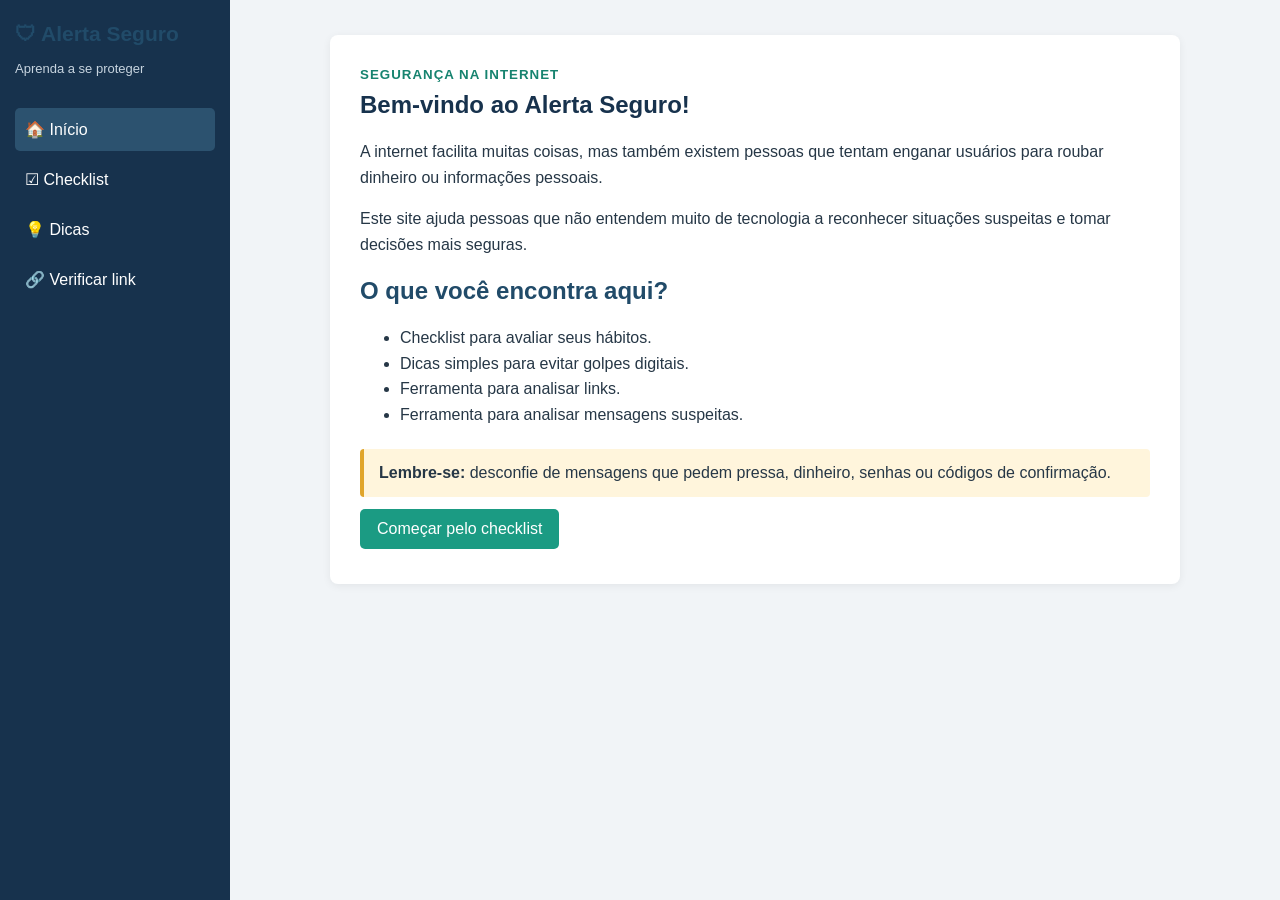
<file: alerta_seguro/html/index.html>
<!DOCTYPE html>
<html lang="pt-BR">

<head>
    <meta charset="UTF-8">
    <meta name="viewport" content="width=device-width,initial-scale=1">
    <title>Alerta Seguro - Início</title>
    <link rel="stylesheet" href="../css/style.css">
    <script src="../js/script.js" defer></script>
</head>

<body>
    <aside class="menu">
        <h2>🛡 Alerta Seguro</h2>
        <p>Aprenda a se proteger</p>
        <nav><a class="ativo" href="index.html">🏠 Início</a><a href="checklist.html">☑ Checklist</a><a
                href="dicas.html">💡 Dicas</a><a href="verificar-link.html">🔗 Verificar link</a>
    </aside>
    <main class="conteudo">
        <section class="cartao"><small>SEGURANÇA NA INTERNET</small>
            <h1>Bem-vindo ao Alerta Seguro!</h1>
            <p>A internet facilita muitas coisas, mas também existem pessoas que tentam enganar usuários para roubar
                dinheiro ou informações pessoais.</p>
            <p>Este site ajuda pessoas que não entendem muito de tecnologia a reconhecer situações suspeitas e tomar
                decisões mais seguras.</p>
            <h2>O que você encontra aqui?</h2>
            <ul>
                <li>Checklist para avaliar seus hábitos.</li>
                <li>Dicas simples para evitar golpes digitais.</li>
                <li>Ferramenta para analisar links.</li>
                <li>Ferramenta para analisar mensagens suspeitas.</li>
            </ul>
            <div class="aviso"><b>Lembre-se:</b> desconfie de mensagens que pedem pressa, dinheiro, senhas ou códigos de
                confirmação.</div><a class="botao" href="checklist.html">Começar pelo checklist</a>
        </section>
    </main>
</body>

</html>
</file>
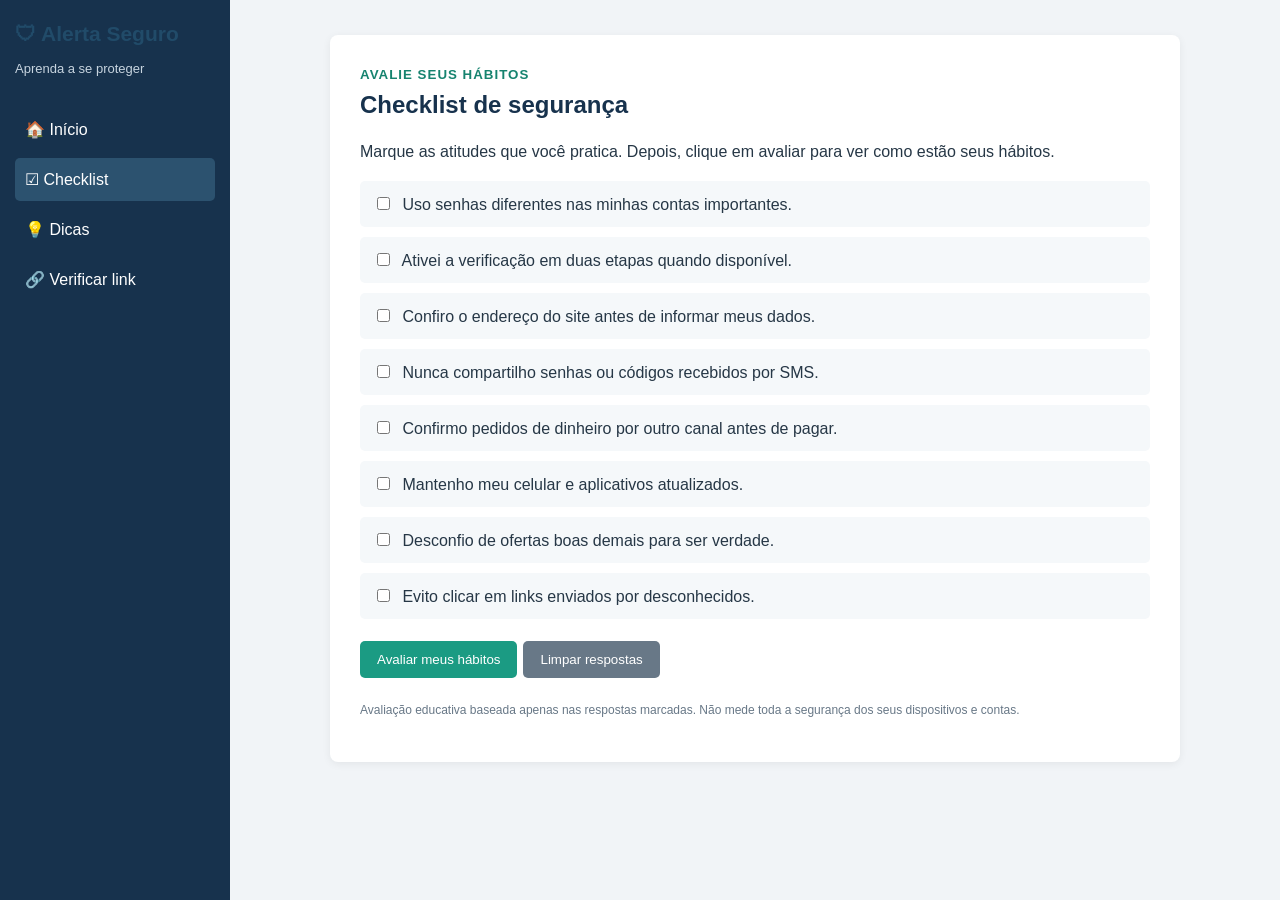
<file: alerta_seguro/html/checklist.html>
<!DOCTYPE html>
<html lang="pt-BR">

<head>
    <meta charset="UTF-8">
    <meta name="viewport" content="width=device-width,initial-scale=1">
    <title>Alerta Seguro - Checklist</title>
    <link rel="stylesheet" href="../css/style.css">
    <script src="../js/script.js" defer></script>
</head>

<body>
    <aside class="menu">
        <h2>🛡 Alerta Seguro</h2>
        <p>Aprenda a se proteger</p>
        <nav><a href="index.html">🏠 Início</a><a class="ativo" href="checklist.html">☑ Checklist</a><a
                href="dicas.html">💡 Dicas</a><a href="verificar-link.html">🔗 Verificar link</a>
    </aside>
    <main class="conteudo">
        <section class="cartao"><small>AVALIE SEUS HÁBITOS</small>
            <h1>Checklist de segurança</h1>
            <p>Marque as atitudes que você pratica. Depois, clique em avaliar para ver como estão seus hábitos.</p>
            <form id="formChecklist"><label class="item"><input type="checkbox" class="item-seguranca"> Uso senhas
                    diferentes nas minhas contas importantes.</label><label class="item"><input type="checkbox"
                        class="item-seguranca"> Ativei a verificação em duas etapas quando disponível.</label><label
                    class="item"><input type="checkbox" class="item-seguranca"> Confiro o endereço do site antes de
                    informar meus dados.</label><label class="item"><input type="checkbox" class="item-seguranca"> Nunca
                    compartilho senhas ou códigos recebidos por SMS.</label><label class="item"><input type="checkbox"
                        class="item-seguranca"> Confirmo pedidos de dinheiro por outro canal antes de
                    pagar.</label><label class="item"><input type="checkbox" class="item-seguranca"> Mantenho meu
                    celular e aplicativos atualizados.</label><label class="item"><input type="checkbox"
                        class="item-seguranca"> Desconfio de ofertas boas demais para ser verdade.</label><label
                    class="item"><input type="checkbox" class="item-seguranca"> Evito clicar em links enviados por
                    desconhecidos.</label><button type="button" class="botao" id="avaliarChecklist">Avaliar meus
                    hábitos</button><button type="reset" class="botao cinza">Limpar respostas</button></form>
            <div id="resultadoChecklist" class="resultado" aria-live="polite"></div>
            <p class="nota">Avaliação educativa baseada apenas nas respostas marcadas. Não mede toda a segurança dos
                seus dispositivos e contas.</p>
        </section>
    </main>
</body>

</html>
</file>
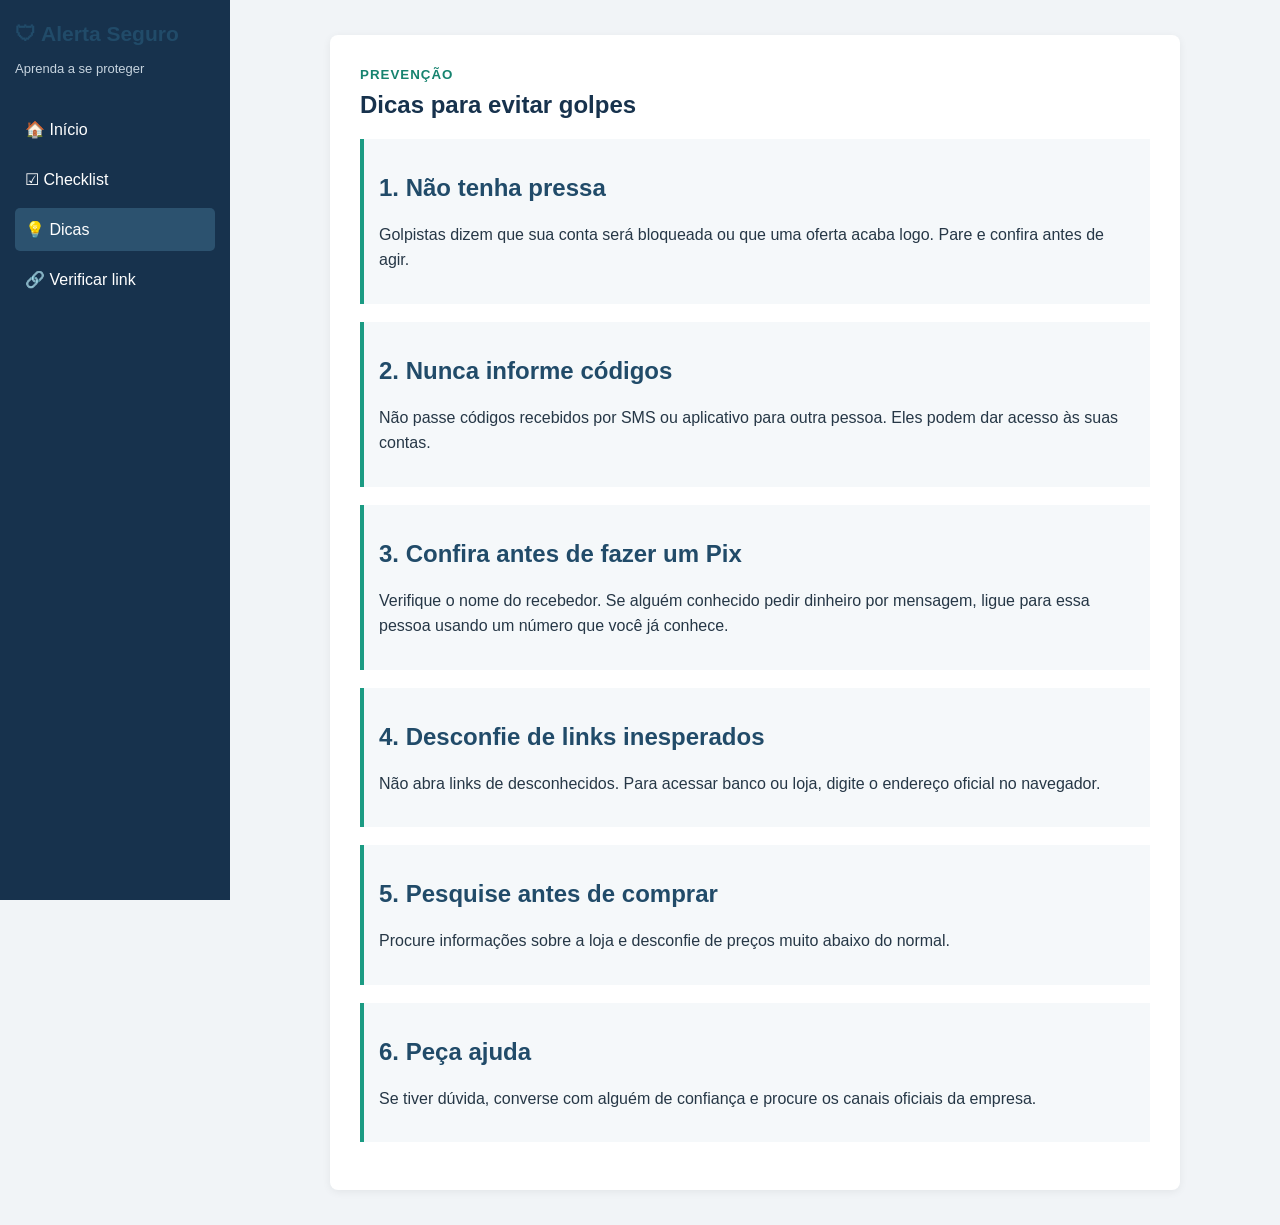
<file: alerta_seguro/html/dicas.html>
<!DOCTYPE html>
<html lang="pt-BR">

<head>
    <meta charset="UTF-8">
    <meta name="viewport" content="width=device-width,initial-scale=1">
    <title>Alerta Seguro - Dicas</title>
    <link rel="stylesheet" href="../css/style.css">
    <script src="../js/script.js" defer></script>
</head>

<body>
    <aside class="menu">
        <h2>🛡 Alerta Seguro</h2>
        <p>Aprenda a se proteger</p>
        <nav><a href="index.html">🏠 Início</a><a href="checklist.html">☑ Checklist</a><a class="ativo"
                href="dicas.html">💡 Dicas</a><a href="verificar-link.html">🔗 Verificar link</a>
    </aside>
    <main class="conteudo">
        <section class="cartao"><small>PREVENÇÃO</small>
            <h1>Dicas para evitar golpes</h1>
            <article class="dica">
                <h2>1. Não tenha pressa</h2>
                <p>Golpistas dizem que sua conta será bloqueada ou que uma oferta acaba logo. Pare e confira antes de
                    agir.</p>
            </article>
            <article class="dica">
                <h2>2. Nunca informe códigos</h2>
                <p>Não passe códigos recebidos por SMS ou aplicativo para outra pessoa. Eles podem dar acesso às suas
                    contas.</p>
            </article>
            <article class="dica">
                <h2>3. Confira antes de fazer um Pix</h2>
                <p>Verifique o nome do recebedor. Se alguém conhecido pedir dinheiro por mensagem, ligue para essa
                    pessoa usando um número que você já conhece.</p>
            </article>
            <article class="dica">
                <h2>4. Desconfie de links inesperados</h2>
                <p>Não abra links de desconhecidos. Para acessar banco ou loja, digite o endereço oficial no navegador.
                </p>
            </article>
            <article class="dica">
                <h2>5. Pesquise antes de comprar</h2>
                <p>Procure informações sobre a loja e desconfie de preços muito abaixo do normal.</p>
            </article>
            <article class="dica">
                <h2>6. Peça ajuda</h2>
                <p>Se tiver dúvida, converse com alguém de confiança e procure os canais oficiais da empresa.</p>
            </article>
        </section>
    </main>
</body>

</html>
</file>
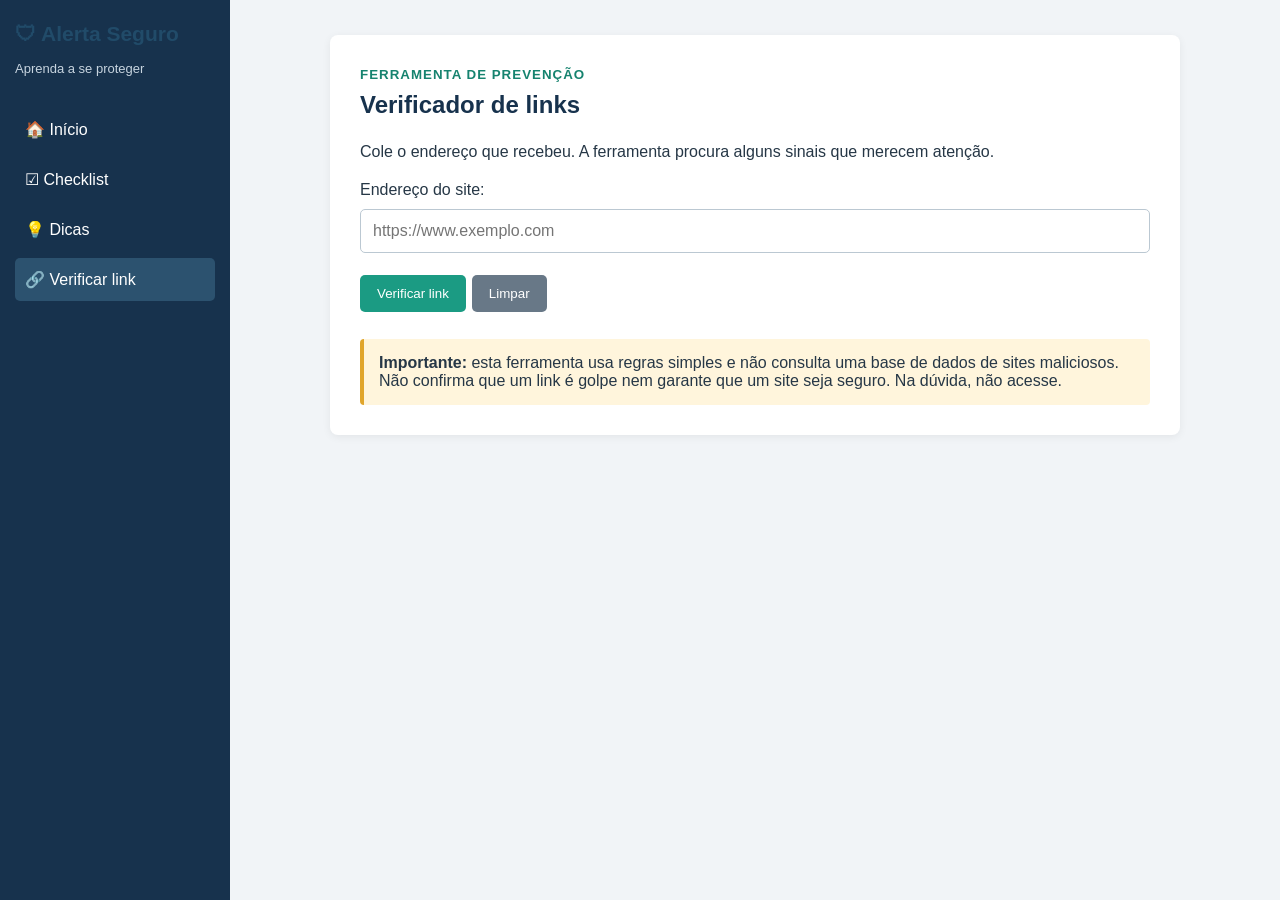
<file: alerta_seguro/html/verificar-link.html>
<!DOCTYPE html>
<html lang="pt-BR">

<head>
    <meta charset="UTF-8">
    <meta name="viewport" content="width=device-width,initial-scale=1">
    <title>Alerta Seguro - Verificar link</title>
    <link rel="stylesheet" href="../css/style.css">
    <script src="../js/script.js" defer></script>
</head>

<body>
    <aside class="menu">
        <h2>🛡 Alerta Seguro</h2>
        <p>Aprenda a se proteger</p>
        <nav><a href="index.html">🏠 Início</a><a href="checklist.html">☑ Checklist</a><a href="dicas.html">💡
                Dicas</a><a class="ativo" href="verificar-link.html">🔗 Verificar link</a>
    </aside>
    <main class="conteudo">
        <section class="cartao"><small>FERRAMENTA DE PREVENÇÃO</small>
            <h1>Verificador de links</h1>
            <p>Cole o endereço que recebeu. A ferramenta procura alguns sinais que merecem atenção.</p><label
                for="linkSuspeito">Endereço do site:</label><input class="campo" type="text" id="linkSuspeito"
                placeholder="https://www.exemplo.com"><button class="botao" id="verificarLinkBtn"
                type="button">Verificar link</button><button class="botao cinza" id="limparLinkBtn"
                type="button">Limpar</button>
            <div id="resultadoLink" class="resultado" aria-live="polite"></div>
            <div class="aviso"><b>Importante:</b> esta ferramenta usa regras simples e não consulta uma base de dados de
                sites maliciosos. Não confirma que um link é golpe nem garante que um site seja seguro. Na dúvida, não
                acesse.</div>
        </section>
    </main>
</body>

</html>
</file>
<file: alerta_seguro/css/style.css>
* {
    box-sizing: border-box;
}

body {
    margin: 0;
    font-family: Arial, sans-serif;
    background: #f1f4f7;
    color: #263746;
}

.menu {
    width: 230px;
    height: 100vh;
    position: fixed;
    left: 0;
    top: 0;
    padding: 22px 15px;
    background: #17324d;
    color: white;
}

.menu h2 {
    margin: 0;
    font-size: 21px;
}

.menu p {
    color: #c7d4df;
    font-size: 13px;
    margin-bottom: 28px;
}

.menu nav a {
    display: block;
    color: white;
    text-decoration: none;
    padding: 12px 10px;
    margin: 7px 0;
    border-radius: 5px;
}

.menu nav a:hover,
.menu nav a.ativo {
    background: #2c526f;
}

.conteudo {
    margin-left: 230px;
    padding: 35px;
}

.cartao {
    max-width: 850px;
    margin: 0 auto;
    padding: 30px;
    background: white;
    border-radius: 8px;
    box-shadow: 0 2px 8px #00000010;
}

h1 {
    color: #17324d;
    margin-top: 8px;
}

h2 {
    color: #214b69;
}

p,
li {
    line-height: 1.6;
}

small {
    color: #16836f;
    font-weight: bold;
    letter-spacing: 1px;
}

.botao {
    display: inline-block;
    padding: 11px 17px;
    margin: 12px 6px 5px 0;
    border: none;
    border-radius: 5px;
    background: #1b9b83;
    color: white;
    text-decoration: none;
    cursor: pointer;
}

.botao:hover {
    background: #147762;
}

.botao.cinza {
    background: #687887;
}

.aviso {
    margin-top: 22px;
    padding: 15px;
    background: #fff5dc;
    border-left: 4px solid #e0a52b;
    border-radius: 4px;
}

.dica {
    margin: 18px 0;
    padding: 15px;
    background: #f5f8fa;
    border-left: 4px solid #1b9b83;
}

.item {
    display: block;
    padding: 13px;
    margin: 10px 0;
    background: #f5f8fa;
    border-radius: 5px;
    cursor: pointer;
}

.item input {
    margin-right: 8px;
}

.campo {
    display: block;
    width: 100%;
    padding: 12px;
    margin: 10px 0;
    border: 1px solid #bbc8d2;
    border-radius: 5px;
    font: inherit;
}

textarea.campo {
    resize: vertical;
}

.resultado {
    display: none;
    padding: 15px;
    margin-top: 18px;
    border-radius: 5px;
}

.resultado h2 {
    margin-top: 0;
}

.resultado-perigo {
    display: block;
    background: #ffe7e7;
    color: #8d2020;
    border: 1px solid #e9baba;
}

.resultado-atencao {
    display: block;
    background: #fff4d9;
    color: #76520a;
    border: 1px solid #e8d29a;
}

.resultado-seguro {
    display: block;
    background: #e5f6eb;
    color: #205d37;
    border: 1px solid #b8dfc4;
}

.nota {
    color: #687887;
    font-size: 12px;
    margin-top: 18px;
}

@media (max-width: 700px) {
    .menu {
        width: 100%;
        height: auto;
        position: relative;
    }

    .menu nav {
        display: flex;
        flex-wrap: wrap;
    }

    .menu nav a {
        padding: 9px;
        font-size: 13px;
    }

    .conteudo {
        margin-left: 0;
        padding: 15px;
    }

    .cartao {
        padding: 20px;
    }
}
</file>
